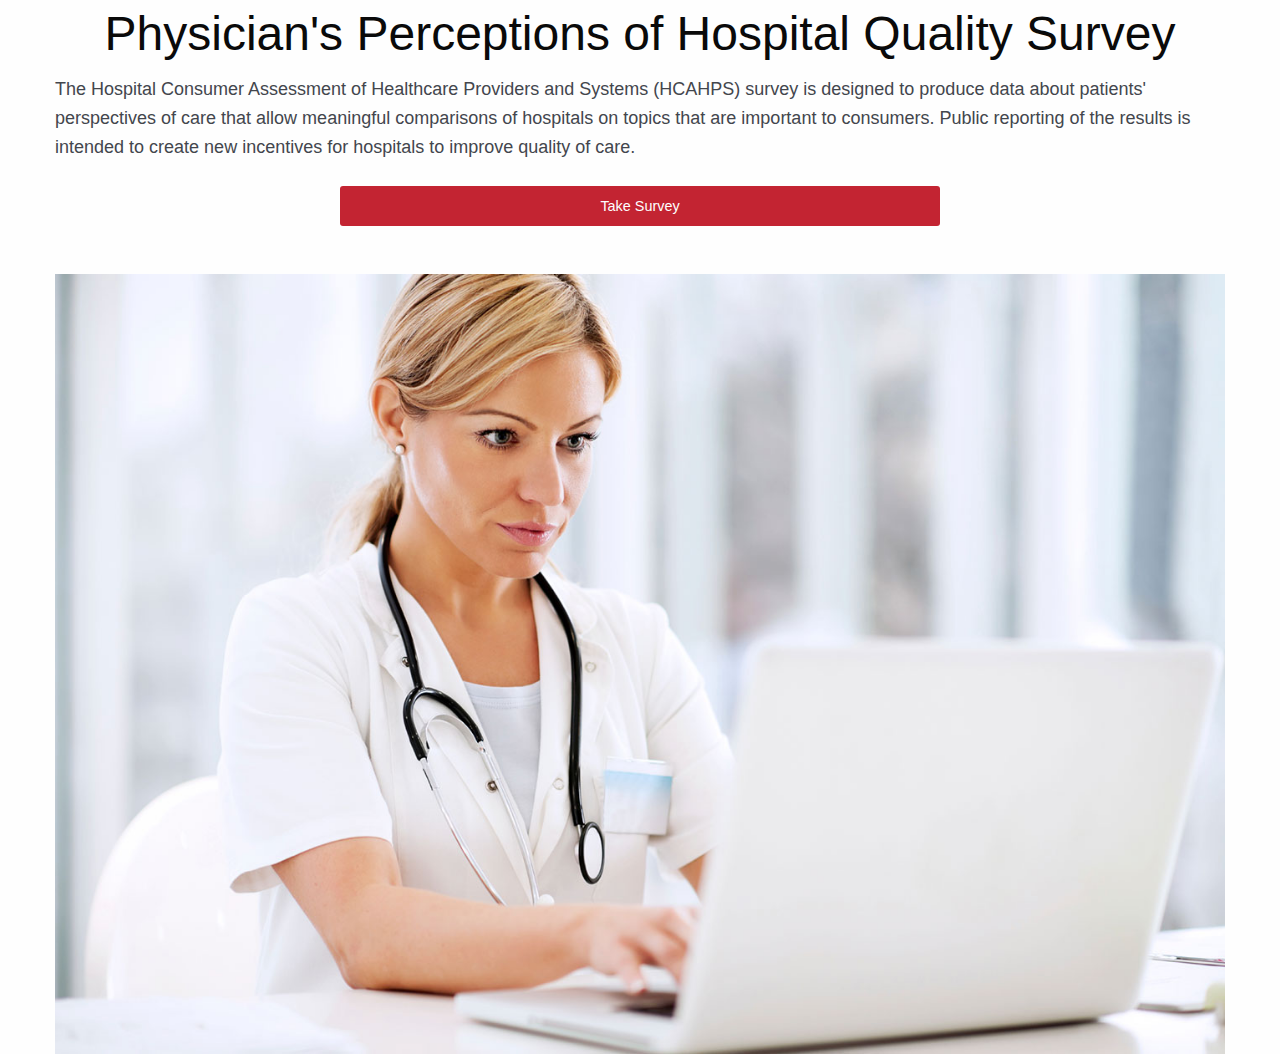
<file: index.html>
<!doctype html>
<html class="no-js" lang="en">
	<head>
		<meta charset="utf-8" />
		<meta http-equiv="x-ua-compatible" content="ie=edge">
		<meta name="viewport" content="width=device-width, initial-scale=1.0" />
		<title>Hospital Quality Survey</title>
		<link rel="stylesheet" href="css/foundation.css" />
		<link rel="stylesheet" href="css/app.css" />
	</head>
	<body data-whatinput="mouse">
		<div class="row">
			<div class="small-12 columns">
                <h1 style="text-align: center;">Physician's Perceptions of Hospital Quality Survey</h1>
            </div>
		</div>

        <div class="row">
            <div class="small-12 columns">
                <p>The Hospital Consumer Assessment of Healthcare Providers and Systems (HCAHPS) survey is designed to produce data about patients' perspectives of care that allow meaningful comparisons of hospitals on topics that are important to consumers. Public reporting of the results is intended to create new incentives for hospitals to improve quality of care.</p>
            </div>
        </div>
		
		<div class="row">
            <div id="buttondiv" class="small-12 columns">
                <a id="button" href="https://scsph.az1.qualtrics.com/SE/?SID=SV_6yw6T60EjimTjNj&Q_JFE=0" class="small-12 button radius" target="_blank">Take Survey</a>
            </div>
        </div>

		<div class="row" id="banner">
            <div class="small-12 columns">
                <!-- <img src="http://placehold.it/1200x400" alt="Doctor taking a survey"> -->
				<img src="img/doctor-taking-survey.jpg" alt="Doctor taking a survey">
            </div>
		</div>

		<script src="js/vendor/jquery.min.js"></script>
		<script src="js/vendor/what-input.min.js"></script>
		<script src="js/foundation.min.js"></script>
		<script src="js/app.js"></script>
	</body>
</html>
</file>
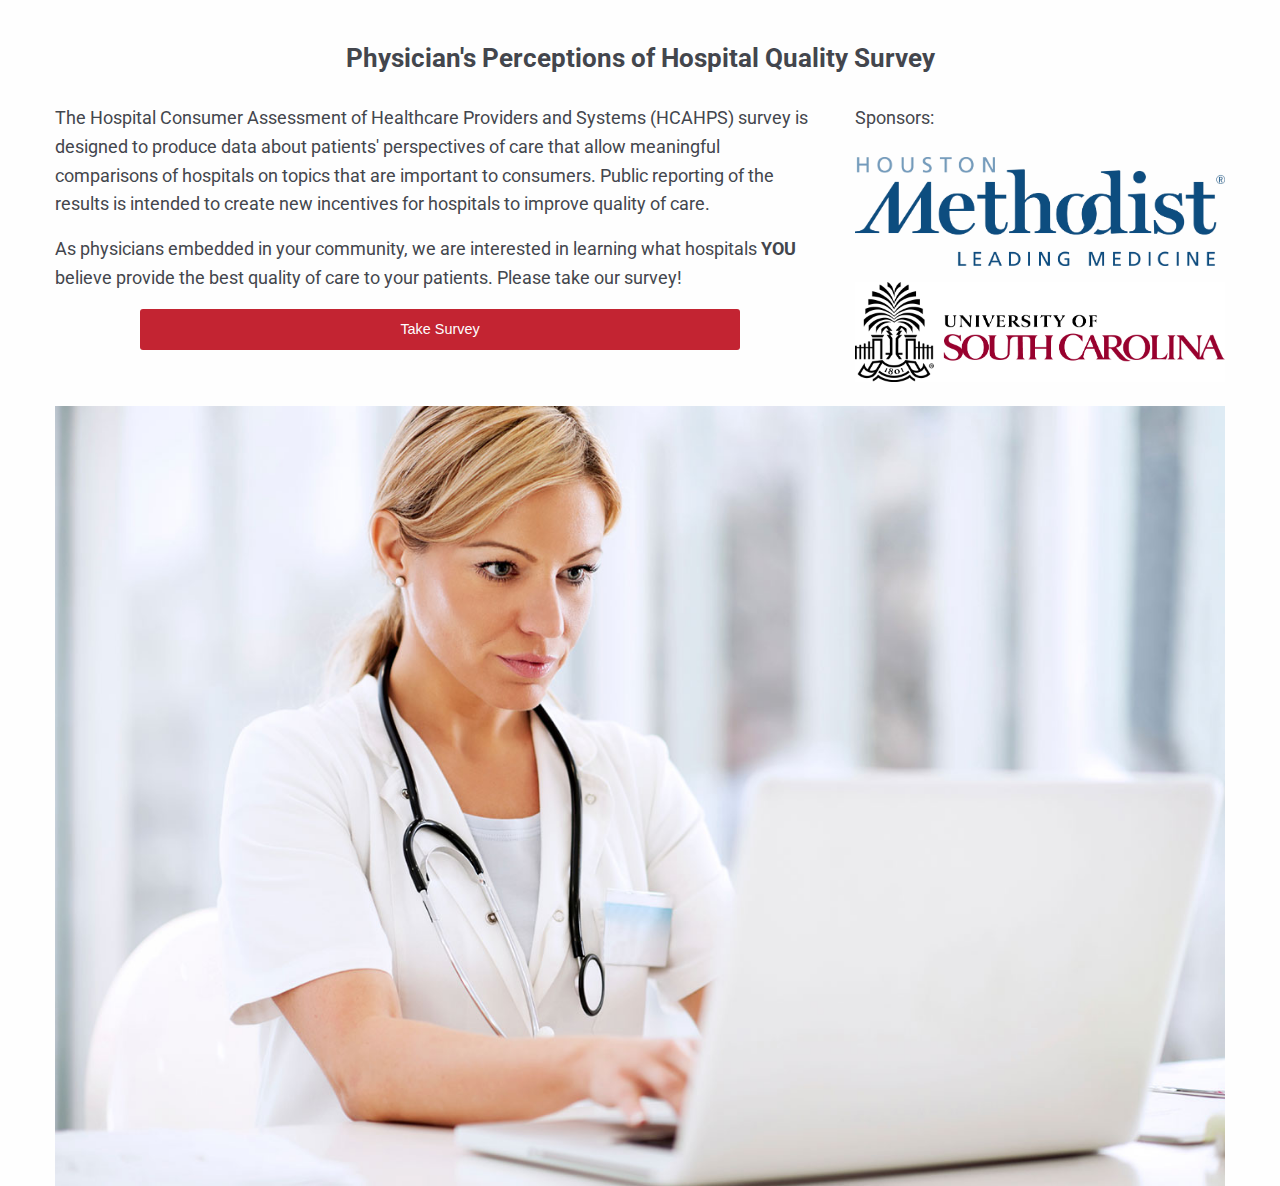
<file: index - Copy.html>
<!doctype html>
<html class="no-js" lang="en">
	<head>
		<meta charset="utf-8" />
		<meta http-equiv="x-ua-compatible" content="ie=edge">
		<meta name="viewport" content="width=device-width, initial-scale=1.0" />
		<title>Hospital Quality Survey</title>
		<link rel="stylesheet" href="css/foundation.css" />
		<link rel="stylesheet" href="css/app.css" />
		<link href='https://fonts.googleapis.com/css?family=Roboto:300' rel='stylesheet' type='text/css'>
	</head>
	<body data-whatinput="mouse">
		<div class="row">
			<div class="small-12 columns head">
                <!-- <h1 style="text-align: center;">Physician's Perceptions of Hospital Quality Survey</h1> -->
				<strong>Physician's Perceptions of Hospital Quality Survey</strong>
            </div>
		</div>

        <div class="row">
            <div class="small-12 medium-8 columns">
                <p>The Hospital Consumer Assessment of Healthcare Providers and Systems (HCAHPS) survey is designed to produce data about patients' perspectives of care that allow meaningful comparisons of hospitals on topics that are important to consumers. Public reporting of the results is intended to create new incentives for hospitals to improve quality of care.</p>
				<p>As physicians embedded in your community, we are interested in learning what hospitals <b>YOU</b> believe provide the best quality of care to your patients. Please take our survey!</p>
				<div id="buttondiv">
					<a id="button" href="https://scsph.az1.qualtrics.com/SE/?SID=SV_6yw6T60EjimTjNj&Q_JFE=0" class="small-12 button radius" target="_blank">Take Survey</a>
				</div>
            </div>
			<div id="sponsors" class="small-12 medium-4 columns">
				<p>Sponsors:</p>
				<img src="img/logo_hm.png" />
				<img src="img/logo_usc.jpg" />
			</div>
        </div>
		
		<div class="row">

        </div>

		<div class="row" id="banner">
            <div class="small-12 columns">
                <!-- <img src="http://placehold.it/1200x400" alt="Doctor taking a survey"> -->
				<img src="img/doctor-taking-survey.jpg" alt="Doctor taking a survey">
            </div>
		</div>

		<script src="js/vendor/jquery.min.js"></script>
		<script src="js/vendor/what-input.min.js"></script>
		<script src="js/foundation.min.js"></script>
		<script src="js/app.js"></script>
	</body>
</html>
</file>
<file: css/app.css>
p {
	font-family: 'Roboto','Helvetica Neue',Arial,sans-serif;
	color: #43464D;
	font-size: 18px;
}

.head {
	font-family: 'Roboto','Helvetica Neue',Arial,sans-serif;
	font-size: 26px;
	color: #43464D;
	text-align: center;
	line-height: 1.5em;
	margin: 1.5em 0 1em 0;
}

#banner {
    margin-bottom: 16px;
}

#banner img {
	margin-top: 1em;
}

#buttondiv {
    text-align: center;
	margin: 0.5em 0 1em 0;
}

#button {
    background-color: #c32432;
    max-width: 600px;
}

#sponsors img {
	margin: 0.5em 0 0.5em 0;
}

button.radius, .button.radius {
    border-radius: 3px;
}

/*
.small-12.button.radius {
    max-width:
}*/
</file>
